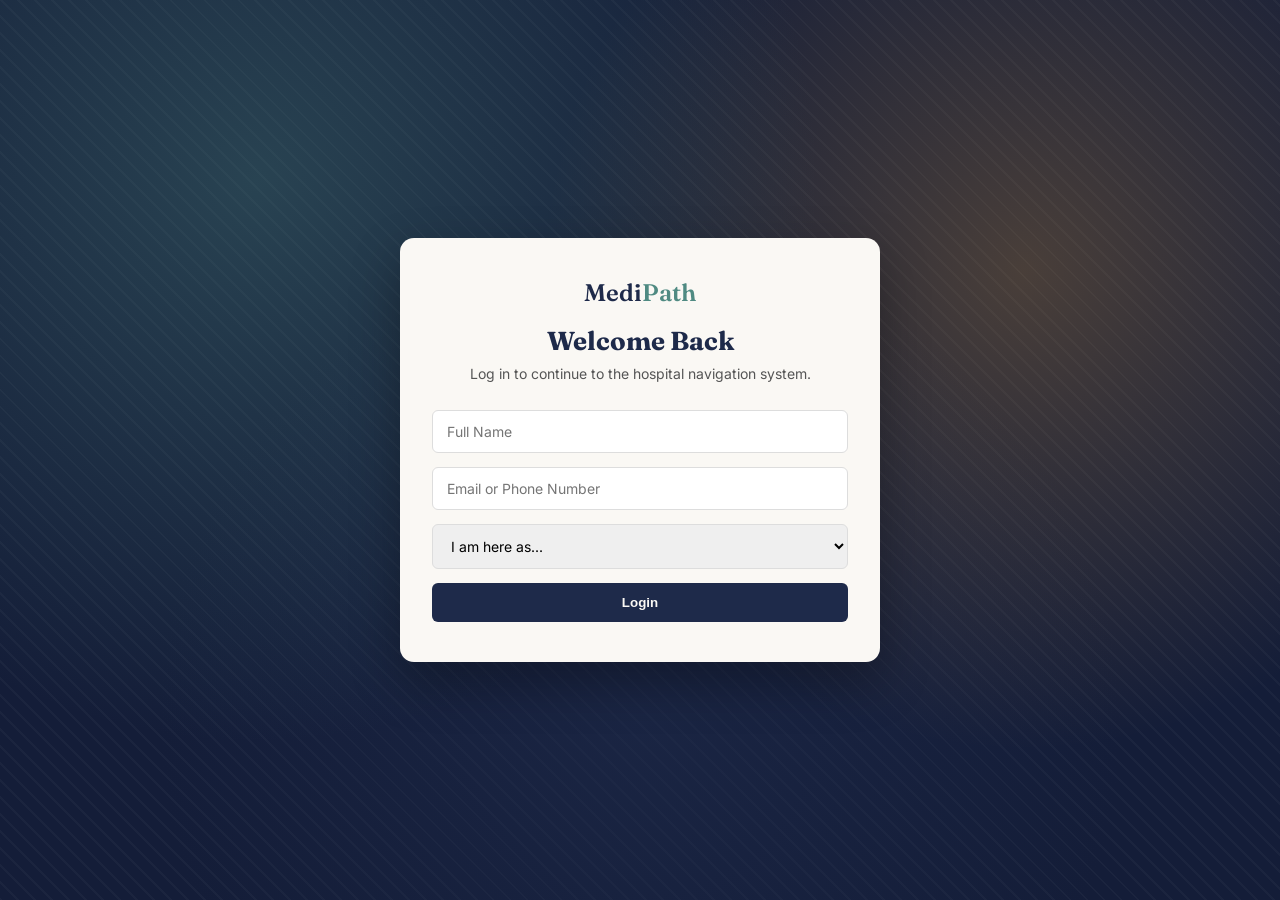
<file: html/index.html>
<!DOCTYPE html>
<html lang="en">
<head>
<meta charset="UTF-8">
<meta name="viewport" content="width=device-width, initial-scale=1.0">
<title>Hospital Navigatory System — Login</title>
<link rel="preconnect" href="https://fonts.googleapis.com">
<link href="https://fonts.googleapis.com/css2?family=Fraunces:opsz,wght@9..144,500;9..144,600&family=Inter:wght@400;500;600;700&display=swap" rel="stylesheet">
<link rel="stylesheet" href="style.css">
</head>
<body>

  <div class="login-page">
    <div class="login-card">
      <div class="logo">Medi<span>Path</span></div>
      <h1>Welcome Back</h1>
      <p>Log in to continue to the hospital navigation system.</p>

      <form class="appt-form" id="loginForm">
        <input type="text" id="loginName" placeholder="Full Name" required>
        <input type="text" id="loginContact" placeholder="Email or Phone Number" required>

        <select id="loginRole" required>
          <option value="" disabled selected>I am here as...</option>
          <option value="visitor">Visitor</option>
          <option value="checkup">Regular Checkup</option>
          <option value="patient">Patient</option>
        </select>

        <button type="submit">Login</button>
      </form>
    </div>
  </div>

  <script src="login.js"></script>
</body>
</html>
</file>
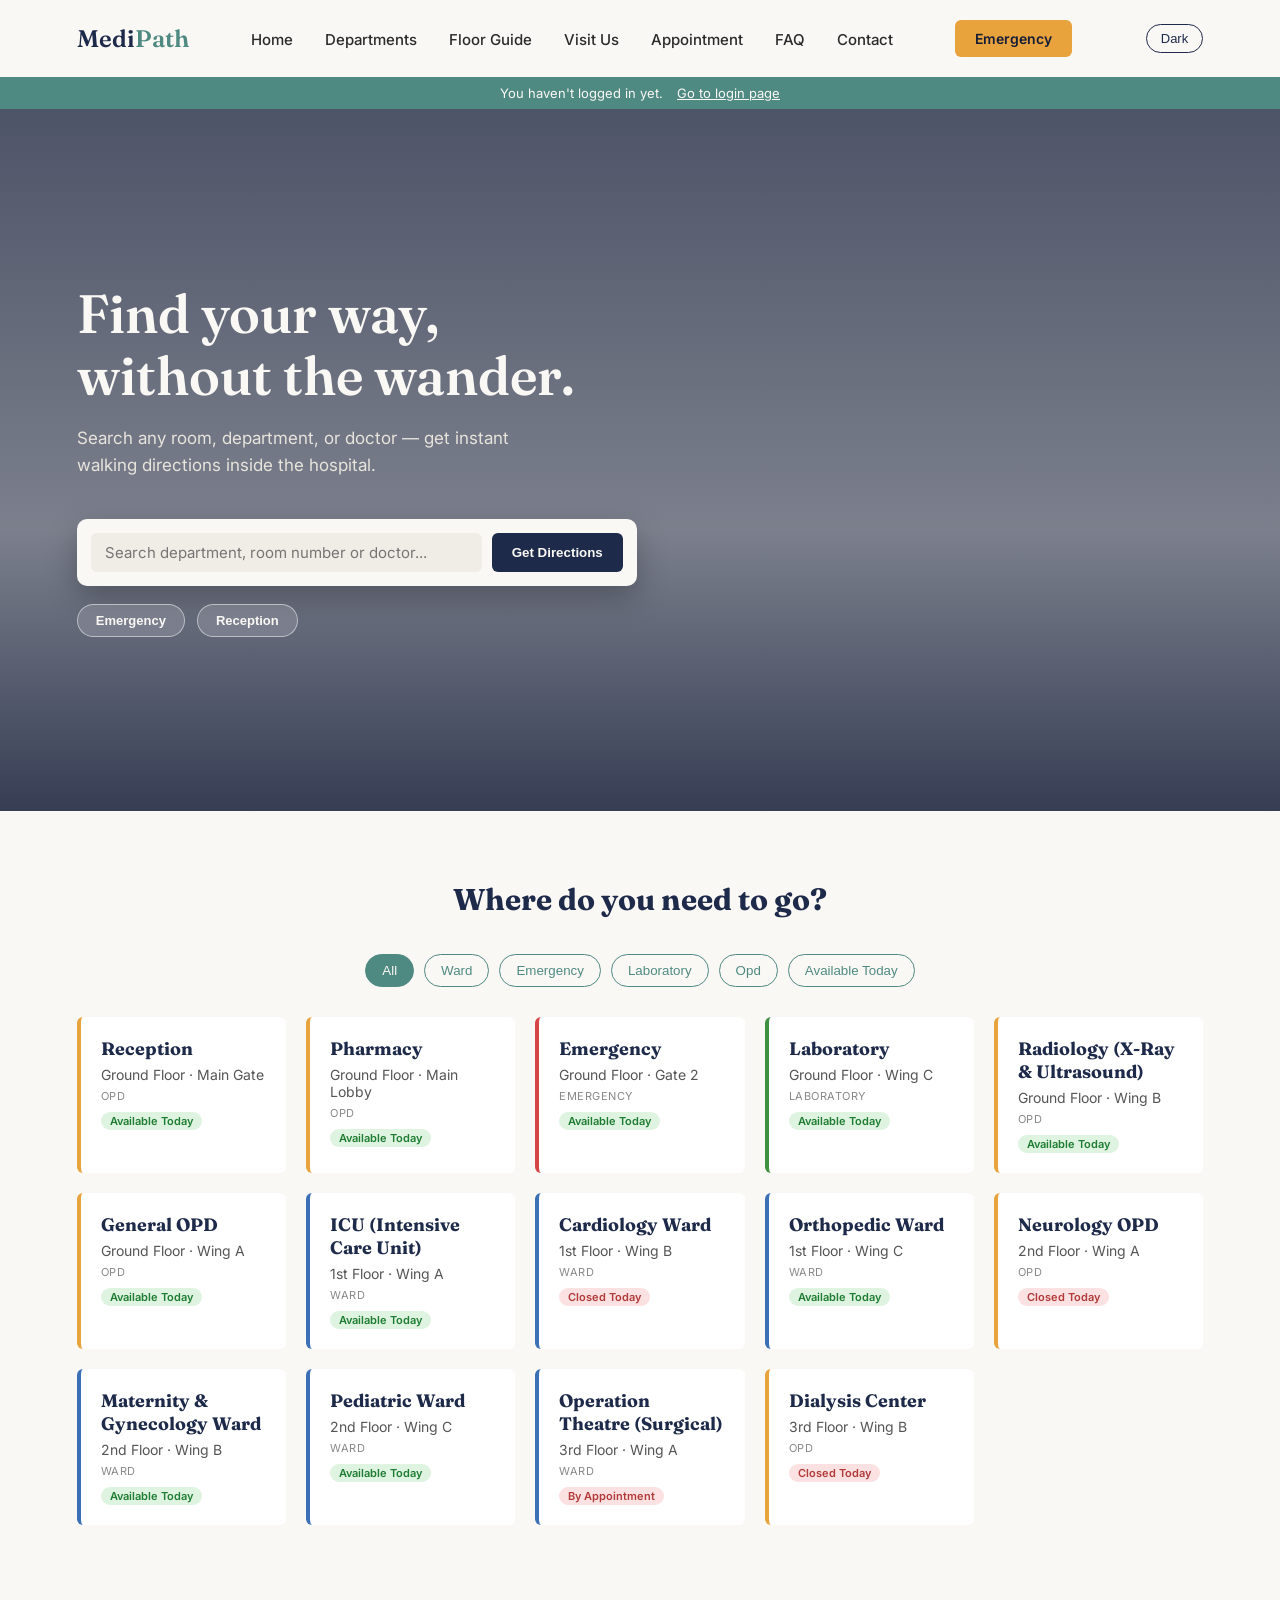
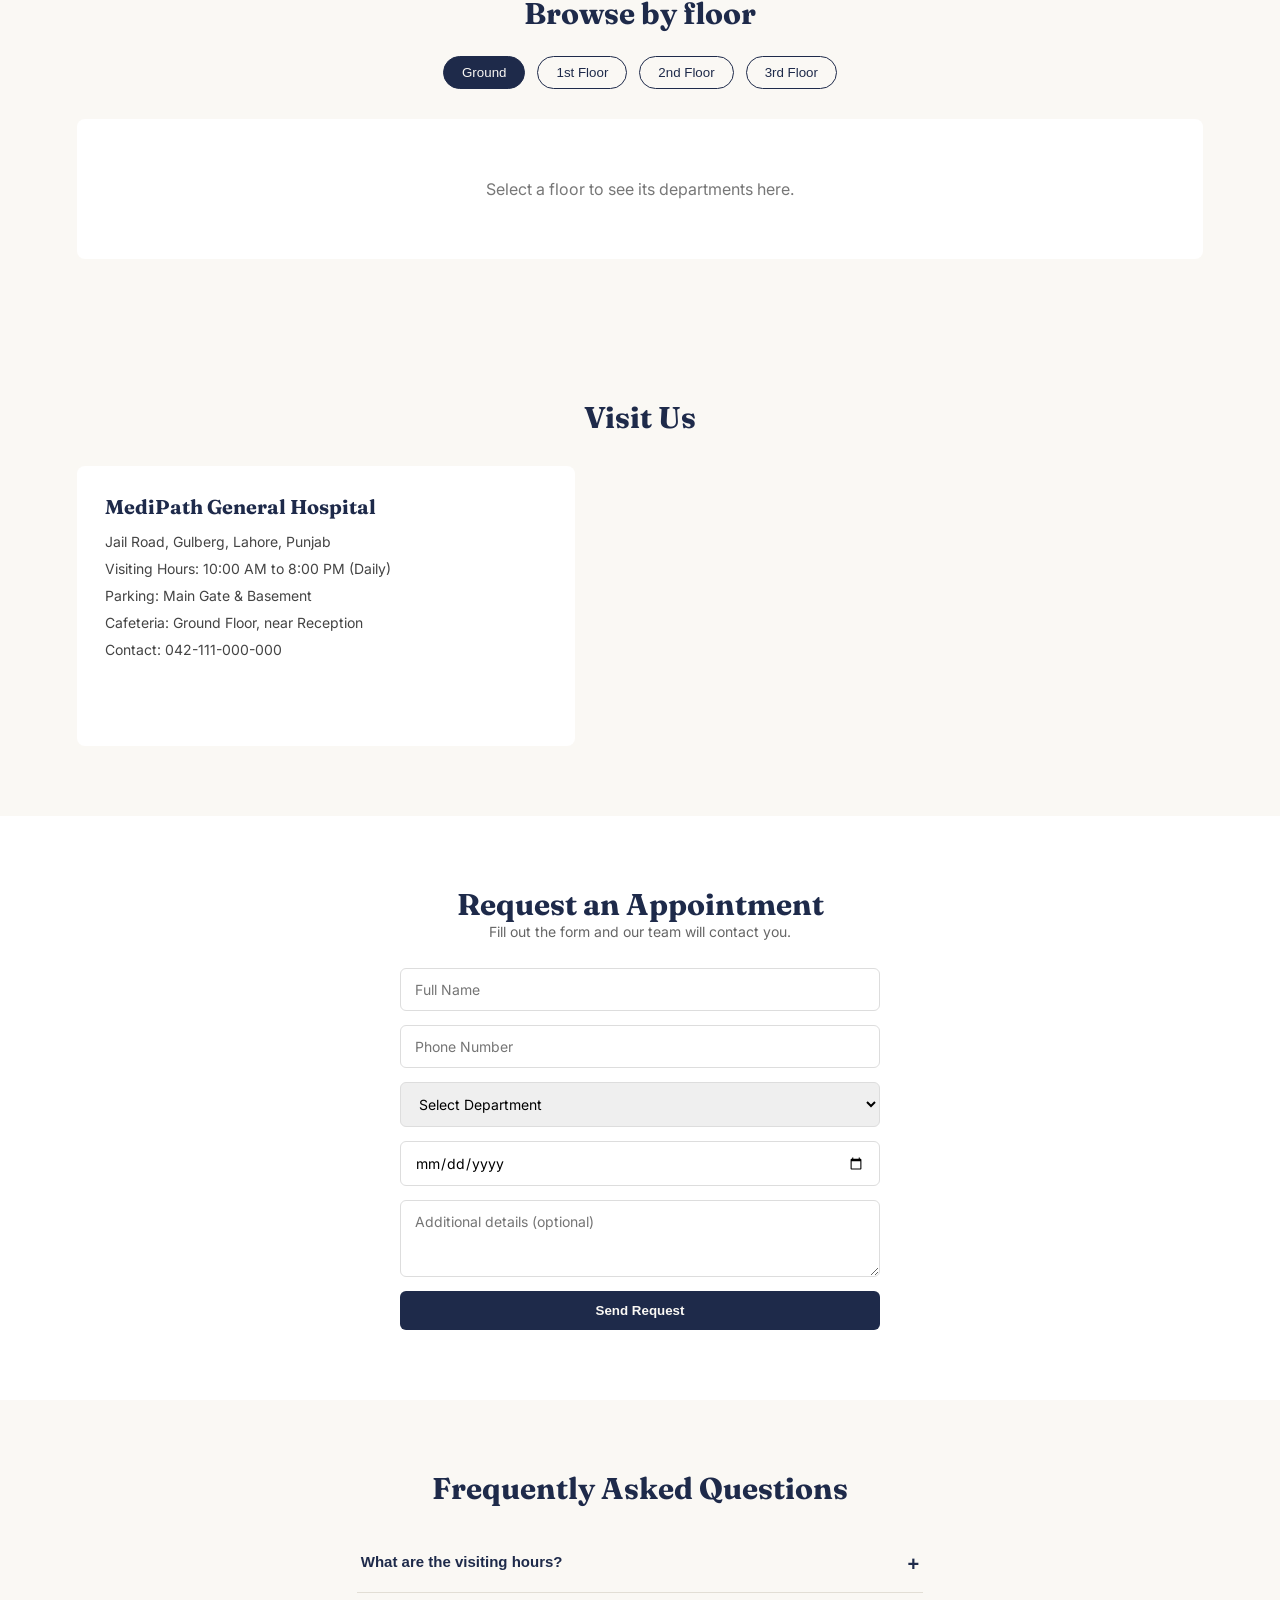
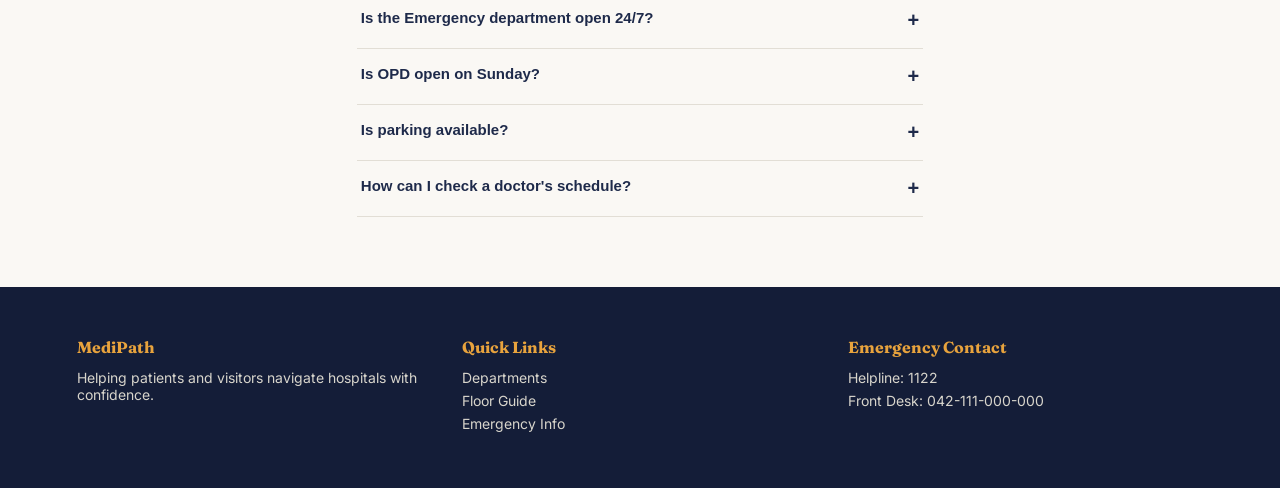
<file: html/home.html>
<!DOCTYPE html>
<html lang="en">
<head>
<meta charset="UTF-8">
<meta name="viewport" content="width=device-width, initial-scale=1.0">
<title>Hospital Navigation System</title>
<link rel="preconnect" href="https://fonts.googleapis.com">
<link href="https://fonts.googleapis.com/css2?family=Fraunces:opsz,wght@9..144,500;9..144,600&family=Inter:wght@400;500;600;700&display=swap" rel="stylesheet">
<link rel="stylesheet" href="style.css">
</head>
<body>

  <!-- Navbar -->
  <header class="navbar">
    <div class="logo">Medi<span>Path</span></div>
    <nav>
      <ul class="nav-links">
        <li><a href="#home">Home</a></li>
        <li><a href="#departments">Departments</a></li>
        <li><a href="#floors">Floor Guide</a></li>
        <li><a href="#location">Visit Us</a></li>
        <li><a href="#appointment">Appointment</a></li>
        <li><a href="#faq">FAQ</a></li>
        <li><a href="#contact">Contact</a></li>
      </ul>
    </nav>
    <a href="#emergency" class="emergency-btn" id="emergencyModeBtn">Emergency</a>
    <button class="theme-toggle" id="themeToggle"> Dark</button>
  </header>

  <!-- Role banner -->
  <div class="role-banner" id="roleBanner"></div>

  <!-- Hero Section with background image -->
  <section class="hero" id="home">
    <div class="hero-content">
      <h1>Find your way,<br>without the wander.</h1>
      <p>Search any room, department, or doctor — get instant walking directions inside the hospital.</p>
    </div>

    <div class="search-card">
      <input type="text" id="searchInput" placeholder="Search department, room number or doctor...">
      <button type="button" id="searchBtn">Get Directions</button>
    </div>

    <!-- Quick access to the two most-used departments -->
    <div class="quick-access">
      <button class="quick-btn" id="quickEmergency">Emergency</button>
      <button class="quick-btn" id="quickReception"> Reception</button>
    </div>
  </section>

  <!-- Departments Section -->
  <section class="departments" id="departments">
    <h2>Where do you need to go?</h2>

    <div class="filter-bar" id="filterBar">
      <button class="filter-btn active" data-category="all">All</button>
      <button class="filter-btn" data-category="ward">Ward</button>
      <button class="filter-btn" data-category="emergency">Emergency</button>
      <button class="filter-btn" data-category="laboratory">Laboratory</button>
      <button class="filter-btn" data-category="opd">Opd</button>
      <button class="filter-btn" data-category="today"> Available Today</button>
    </div>

    <div class="dept-grid" id="deptGrid">
      <!-- Department cards are rendered here by script.js -->
    </div>
  </section>

  <!-- Floor Guide -->
  <section class="floors" id="floors">
    <h2>Browse by floor</h2>
    <div class="floor-pills" id="floorPills">
      <button class="floor-pill active" data-floor="Ground Floor">Ground</button>
      <button class="floor-pill" data-floor="1st Floor">1st Floor</button>
      <button class="floor-pill" data-floor="2nd Floor">2nd Floor</button>
      <button class="floor-pill" data-floor="3rd Floor">3rd Floor</button>
    </div>
    <div class="floor-map" id="floorMap">
      <p>Select a floor to see its departments here.</p>
    </div>
  </section>

  <!-- Sample Hospital Location -->
  <section class="location" id="location">
    <h2>Visit Us</h2>
    <div class="location-wrap">
      <div class="location-info">
        <h3>MediPath General Hospital</h3>
        <p> Jail Road, Gulberg, Lahore, Punjab</p>
        <p>Visiting Hours: 10:00 AM to 8:00 PM (Daily)</p>
        <p> Parking: Main Gate &amp; Basement</p>
        <p>Cafeteria: Ground Floor, near Reception</p>
        <p>Contact: 042-111-000-000</p>
      </div>
      <div class="map-container">
        <iframe
          src="https://www.google.com/maps?q=Mayo+Hospital+Lahore&output=embed"
          width="100%"
          height="100%"
          style="border:0;"
          allowfullscreen=""
          loading="lazy"
          title="Hospital Location Map">
        </iframe>
      </div>
    </div>
  </section>

  <!-- Appointment Request Form -->
  <section class="appointment" id="appointment">
    <h2>Request an Appointment</h2>
    <p class="section-sub">Fill out the form and our team will contact you.</p>

    <form class="appt-form" id="apptForm">
      <input type="text" id="apptName" placeholder="Full Name" required>
      <input type="tel" id="apptPhone" placeholder="Phone Number" required>

      <select id="apptDept" required>
        <option value="" disabled selected>Select Department</option>
      </select>

      <input type="date" id="apptDate" required>
      <textarea id="apptMessage" placeholder="Additional details (optional)" rows="3"></textarea>

      <button type="submit">Send Request</button>
    </form>

    <p class="appt-confirmation" id="apptConfirmation"></p>
  </section>

  <!-- FAQ Section -->
  <section class="faq" id="faq">
    <h2>Frequently Asked Questions</h2>

    <div class="faq-list" id="faqList">
      <div class="faq-item">
        <button class="faq-question">What are the visiting hours?</button>
        <div class="faq-answer"><p>Visiting hours are 10:00 AM to 8:00 PM, daily. ICU visits are limited to 5-6 PM only.</p></div>
      </div>
      <div class="faq-item">
        <button class="faq-question">Is the Emergency department open 24/7?</button>
        <div class="faq-answer"><p>Yes, the Emergency department is open 24 hours a day, all seven days of the week.</p></div>
      </div>
      <div class="faq-item">
        <button class="faq-question">Is OPD open on Sunday?</button>
        <div class="faq-answer"><p>No, OPD departments are open Monday through Saturday — closed on Sunday.</p></div>
      </div>
      <div class="faq-item">
        <button class="faq-question">Is parking available?</button>
        <div class="faq-answer"><p>Yes, parking is available at both the Main Gate and the Basement.</p></div>
      </div>
      <div class="faq-item">
        <button class="faq-question">How can I check a doctor's schedule?</button>
        <div class="faq-answer"><p>Click on any department card — the popup shows the doctor's name, days, and timing.</p></div>
      </div>
    </div>
  </section>

  <!-- Footer -->
  <footer id="contact">
    <div class="footer-col">
      <h4>MediPath</h4>
      <p>Helping patients and visitors navigate hospitals with confidence.</p>
    </div>
    <div class="footer-col">
      <h4>Quick Links</h4>
      <p>Departments</p>
      <p>Floor Guide</p>
      <p>Emergency Info</p>
    </div>
    <div class="footer-col" id="emergency">
      <h4>Emergency Contact</h4>
      <p>Helpline: 1122</p>
      <p>Front Desk: 042-111-000-000</p>
    </div>
  </footer>

  <!-- Department Info Popup -->
  <div class="modal-overlay" id="modalOverlay">
    <div class="modal-box">
      <button class="modal-close" id="modalClose">&times;</button>
      <span class="modal-tag" id="modalCategory"></span>
      <h3 id="modalName"></h3>
      <p><strong>Floor:</strong> <span id="modalFloor"></span></p>
      <p><strong>Doctor:</strong> <span id="modalDoctor"></span></p>
      <p><strong>Contact:</strong> <span id="modalContact"></span></p>
      <p><strong>Timing:</strong> <span id="modalTiming"></span></p>
      <div class="modal-directions">
        <strong>Get Directions:</strong>
        <ol id="modalDirections"></ol>
      </div>
    </div>
  </div>

  <script src="script.js"></script>
</body>
</html>
</file>
<file: html/style.css>
/* ---- Design tokens ---- */
:root {
  --indigo: #1E2A4A;
  --indigo-dark: #141d38;
  --cream: #FAF8F4;
  --amber: #E8A33D;
  --teal: #4F8A82;
  --charcoal: #2B2B2B;
  --font-head: "Fraunces", serif;
  --font-body: "Inter", sans-serif;
}

* { margin: 0; padding: 0; box-sizing: border-box; }

body {
  font-family: var(--font-body);
  color: var(--charcoal);
  background: var(--cream);
}

/* ---- Navbar ---- */
.navbar {
  display: flex;
  align-items: center;
  justify-content: space-between;
  padding: 20px 6%;
  background: var(--cream);
}

.logo {
  font-family: var(--font-head);
  font-size: 24px;
  font-weight: 600;
  color: var(--indigo);
}
.logo span { color: var(--teal); }

.nav-links {
  list-style: none;
  display: flex;
  gap: 32px;
}
.nav-links a {
  text-decoration: none;
  color: var(--charcoal);
  font-weight: 500;
  font-size: 15px;
}
.nav-links a:hover { color: var(--teal); }

.emergency-btn {
  background: var(--amber);
  color: var(--indigo-dark);
  padding: 10px 20px;
  border-radius: 6px;
  text-decoration: none;
  font-weight: 600;
  font-size: 14px;
}

/* ---- Hero with background image ---- */
.hero {
  position: relative;
  min-height: 78vh;
  display: flex;
  flex-direction: column;
  justify-content: center;
  padding: 0 6%;
  background:
    linear-gradient(180deg, rgba(20, 29, 56, 0.75) 0%, rgba(20, 29, 56, 0.55) 60%, rgba(20, 29, 56, 0.85) 100%),
    url("https://images.unsplash.com/photo-1516549655169-df83a0774514?auto=format&fit=crop&w=1600&q=80")
    center/cover no-repeat;
  color: var(--cream);
}

.hero-content { max-width: 620px; }

.hero-content h1 {
  font-family: var(--font-head);
  font-size: clamp(32px, 5vw, 54px);
  font-weight: 600;
  line-height: 1.15;
  margin-bottom: 18px;
}

.hero-content p {
  font-size: 17px;
  line-height: 1.6;
  color: #E7E4DC;
  max-width: 480px;
}

/* Floating search card */
.search-card {
  margin-top: 40px;
  background: var(--cream);
  padding: 14px;
  border-radius: 10px;
  display: flex;
  gap: 10px;
  max-width: 560px;
  box-shadow: 0 12px 30px rgba(0,0,0,0.25);
}

.search-card input {
  flex: 1;
  border: none;
  outline: none;
  padding: 10px 14px;
  font-size: 15px;
  font-family: var(--font-body);
  border-radius: 6px;
  background: #F0EDE6;
}

.search-card button {
  background: var(--indigo);
  color: var(--cream);
  border: none;
  padding: 10px 20px;
  border-radius: 6px;
  font-weight: 600;
  cursor: pointer;
}
.search-card button:hover { background: var(--teal); }

/* ---- Departments ---- */
.departments {
  padding: 70px 6%;
  text-align: center;
}

.departments h2 {
  font-family: var(--font-head);
  font-size: 30px;
  color: var(--indigo);
  margin-bottom: 36px;
}

.dept-grid {
  display: grid;
  grid-template-columns: repeat(auto-fit, minmax(200px, 1fr));
  gap: 20px;
  text-align: left;
}

.dept-card {
  background: #fff;
  border-left: 4px solid var(--teal);
  padding: 20px;
  border-radius: 6px;
}

.dept-card h3 {
  font-family: var(--font-head);
  font-size: 18px;
  color: var(--indigo);
  margin-bottom: 6px;
}

.dept-card p { font-size: 14px; color: #555; }

/* ---- Floor guide ---- */
.floors {
  padding: 0 6% 70px;
  text-align: center;
}

.floors h2 {
  font-family: var(--font-head);
  font-size: 30px;
  color: var(--indigo);
  margin-bottom: 24px;
}

.floor-pills {
  display: flex;
  justify-content: center;
  gap: 12px;
  margin-bottom: 30px;
  flex-wrap: wrap;
}

.floor-pill {
  padding: 8px 18px;
  border-radius: 999px;
  border: 1px solid var(--indigo);
  background: transparent;
  color: var(--indigo);
  font-weight: 500;
  cursor: pointer;
}

.floor-pill.active,
.floor-pill:hover {
  background: var(--indigo);
  color: var(--cream);
}

.floor-map {
  background: #fff;
  border-radius: 8px;
  padding: 60px 20px;
  color: #777;
}

/* ---- Footer ---- */
footer {
  background: var(--indigo-dark);
  color: var(--cream);
  padding: 50px 6%;
  display: grid;
  grid-template-columns: repeat(auto-fit, minmax(200px, 1fr));
  gap: 30px;
}

.footer-col h4 {
  font-family: var(--font-head);
  margin-bottom: 12px;
  color: var(--amber);
}

.footer-col p {
  font-size: 14px;
  color: #D8D5CC;
  margin-bottom: 6px;
}

/* ---- Filter buttons ---- */
.filter-bar {
  display: flex;
  justify-content: center;
  gap: 10px;
  flex-wrap: wrap;
  margin-bottom: 30px;
}

.filter-btn {
  padding: 8px 16px;
  border-radius: 999px;
  border: 1px solid var(--teal);
  background: transparent;
  color: var(--teal);
  font-weight: 500;
  cursor: pointer;
}

.filter-btn.active,
.filter-btn:hover {
  background: var(--teal);
  color: var(--cream);
}

/* ---- Department color coding ---- */
/* Each category gets its own left-border color so the map/list reads at a glance */
.dept-card.emergency { border-left-color: #D64545; }
.dept-card.ward      { border-left-color: #3B6FB6; }
.dept-card.laboratory{ border-left-color: #3F9142; }
.dept-card.opd       { border-left-color: var(--amber); }

.dept-card { cursor: pointer; transition: transform 0.15s ease; }
.dept-card:hover { transform: translateY(-3px); }

.dept-card .tag {
  display: inline-block;
  font-size: 11px;
  text-transform: uppercase;
  letter-spacing: 0.5px;
  margin-top: 6px;
  color: #888;
}

/* ---- Emergency mode ---- */
body.emergency-mode .departments h2::after {
  content: " (Emergency Mode)";
  color: #D64545;
  font-size: 16px;
}

body.emergency-mode .filter-bar { display: none; }

/* ---- Popup / Modal ---- */
.modal-overlay {
  display: none;
  position: fixed;
  inset: 0;
  background: rgba(20, 29, 56, 0.55);
  align-items: center;
  justify-content: center;
  z-index: 100;
  padding: 20px;
}

.modal-overlay.open { display: flex; }

.modal-box {
  background: var(--cream);
  border-radius: 10px;
  padding: 28px;
  max-width: 420px;
  width: 100%;
  position: relative;
}

.modal-close {
  position: absolute;
  top: 12px;
  right: 16px;
  border: none;
  background: none;
  font-size: 22px;
  cursor: pointer;
  color: var(--indigo);
}

.modal-tag {
  display: inline-block;
  font-size: 12px;
  text-transform: uppercase;
  font-weight: 600;
  padding: 3px 10px;
  border-radius: 999px;
  background: var(--teal);
  color: var(--cream);
  margin-bottom: 10px;
}

.modal-box h3 {
  font-family: var(--font-head);
  color: var(--indigo);
  margin-bottom: 12px;
}

.modal-box p { margin-bottom: 6px; font-size: 14px; }

.modal-directions ol { margin: 8px 0 0 18px; font-size: 14px; }

/* ---- Location / Map section ---- */
.location {
  padding: 70px 6%;
  text-align: center;
}

.location h2 {
  font-family: var(--font-head);
  font-size: 30px;
  color: var(--indigo);
  margin-bottom: 30px;
}

.location-wrap {
  display: grid;
  grid-template-columns: 1fr 1.2fr;
  gap: 30px;
  text-align: left;
  align-items: stretch;
}

.location-info {
  background: #fff;
  border-radius: 8px;
  padding: 28px;
}

.location-info h3 {
  font-family: var(--font-head);
  color: var(--indigo);
  margin-bottom: 14px;
  font-size: 20px;
}

.location-info p {
  font-size: 14px;
  color: #444;
  margin-bottom: 10px;
}

.map-container {
  border-radius: 8px;
  overflow: hidden;
  min-height: 280px;
}

@media (max-width: 700px) {
  .location-wrap { grid-template-columns: 1fr; }
}

/* ---- Login Page ---- */
.login-page {
  min-height: 100vh;
  display: flex;
  align-items: center;
  justify-content: center;
  padding: 20px;
  background-color: var(--indigo-dark);
  background-image:
    radial-gradient(circle at 20% 20%, rgba(79, 138, 130, 0.35) 0%, transparent 45%),
    radial-gradient(circle at 80% 30%, rgba(232, 163, 61, 0.25) 0%, transparent 40%),
    radial-gradient(circle at 50% 80%, rgba(30, 42, 74, 0.6) 0%, transparent 50%),
    repeating-linear-gradient(45deg, rgba(255,255,255,0.03) 0px, rgba(255,255,255,0.03) 2px, transparent 2px, transparent 12px);
  background-size: cover;
}

.login-card {
  background: var(--cream);
  border-radius: 14px;
  padding: 40px 32px;
  max-width: 480px;
  width: 100%;
  text-align: center;
  box-shadow: 0 20px 50px rgba(0,0,0,0.3);
}

.login-card .logo { margin-bottom: 18px; }

.login-card h1 {
  font-family: var(--font-head);
  font-size: 26px;
  color: var(--indigo);
  margin-bottom: 8px;
}

.login-card p {
  font-size: 14px;
  color: #555;
  margin-bottom: 28px;
}

/* ---- Role banner on home page ---- */
.role-banner {
  background: var(--teal);
  color: var(--cream);
  text-align: center;
  padding: 8px 6%;
  font-size: 13px;
}

.role-banner a {
  color: var(--cream);
  text-decoration: underline;
  margin-left: 10px;
}

/* ---- Availability badge on dept cards ---- */
.dept-card .badge {
  display: inline-block;
  font-size: 11px;
  font-weight: 600;
  padding: 2px 9px;
  border-radius: 999px;
  margin-top: 8px;
}
.badge.open   { background: #DFF3E1; color: #1E7D32; }
.badge.closed { background: #FBE1E1; color: #B23A3A; }

/* ---- Dark mode toggle button ---- */
.theme-toggle {
  border: 1px solid var(--indigo);
  background: transparent;
  color: var(--indigo);
  border-radius: 999px;
  padding: 6px 14px;
  font-size: 13px;
  cursor: pointer;
  margin-left: 12px;
}

/* ---- Dark mode overrides ---- */
body.dark-mode {
  --cream: #1B1F2A;
  --charcoal: #EDEDED;
  background: var(--cream);
}
body.dark-mode .dept-card,
body.dark-mode .location-info,
body.dark-mode .floor-map,
body.dark-mode .modal-box,
body.dark-mode .appointment,
body.dark-mode .faq-question {
  background: #262B38;
  color: #EDEDED;
}
body.dark-mode .appt-form input,
body.dark-mode .appt-form select,
body.dark-mode .appt-form textarea { background: #2F3444; color: #fff; border-color: #444; }
body.dark-mode .search-card input { background: #2F3444; color: #fff; }
body.dark-mode .navbar { background: var(--cream); }

/* ---- Quick access buttons (hero) ---- */
.quick-access {
  display: flex;
  gap: 12px;
  margin-top: 18px;
  flex-wrap: wrap;
}

.quick-btn {
  background: rgba(255,255,255,0.15);
  border: 1px solid rgba(255,255,255,0.5);
  color: var(--cream);
  padding: 8px 18px;
  border-radius: 999px;
  font-weight: 600;
  font-size: 13px;
  cursor: pointer;
}
.quick-btn:hover { background: var(--amber); border-color: var(--amber); color: var(--indigo-dark); }

/* ---- Appointment form ---- */
.appointment {
  padding: 70px 6%;
  text-align: center;
  background: #fff;
}

.appointment h2 {
  font-family: var(--font-head);
  font-size: 30px;
  color: var(--indigo);
}

.section-sub { font-size: 14px; color: #666; margin-bottom: 28px; }

.appt-form {
  max-width: 480px;
  margin: 0 auto;
  display: flex;
  flex-direction: column;
  gap: 14px;
  text-align: left;
}

.appt-form input,
.appt-form select,
.appt-form textarea {
  padding: 12px 14px;
  border: 1px solid #ddd;
  border-radius: 6px;
  font-family: var(--font-body);
  font-size: 14px;
}

.appt-form button {
  background: var(--indigo);
  color: var(--cream);
  border: none;
  padding: 12px;
  border-radius: 6px;
  font-weight: 600;
  cursor: pointer;
}
.appt-form button:hover { background: var(--teal); }

.appt-confirmation {
  max-width: 480px;
  margin: 16px auto 0;
  font-size: 14px;
  font-weight: 600;
  color: #1E7D32;
  display: none;
}
.appt-confirmation.show { display: block; }

/* ---- FAQ accordion ---- */
.faq {
  padding: 70px 6%;
  max-width: 720px;
  margin: 0 auto;
}

.faq h2 {
  font-family: var(--font-head);
  font-size: 30px;
  color: var(--indigo);
  text-align: center;
  margin-bottom: 30px;
}

.faq-item {
  border-bottom: 1px solid #e2ded5;
}

.faq-question {
  width: 100%;
  text-align: left;
  background: none;
  border: none;
  padding: 16px 4px;
  font-size: 15px;
  font-weight: 600;
  color: var(--indigo);
  cursor: pointer;
  display: flex;
  justify-content: space-between;
}
.faq-question::after { content: "+"; font-size: 20px; }
.faq-item.open .faq-question::after { content: "−"; }

.faq-answer {
  max-height: 0;
  overflow: hidden;
  transition: max-height 0.2s ease;
  font-size: 14px;
  color: #555;
}
.faq-answer p { padding: 0 4px 14px; }
.faq-item.open .faq-answer { max-height: 200px; }

/* ---- Responsive ---- */
@media (max-width: 700px) {
  .navbar { flex-wrap: wrap; gap: 12px; }
  .nav-links { gap: 16px; flex-wrap: wrap; }
  .search-card { flex-direction: column; }
}
</file>
